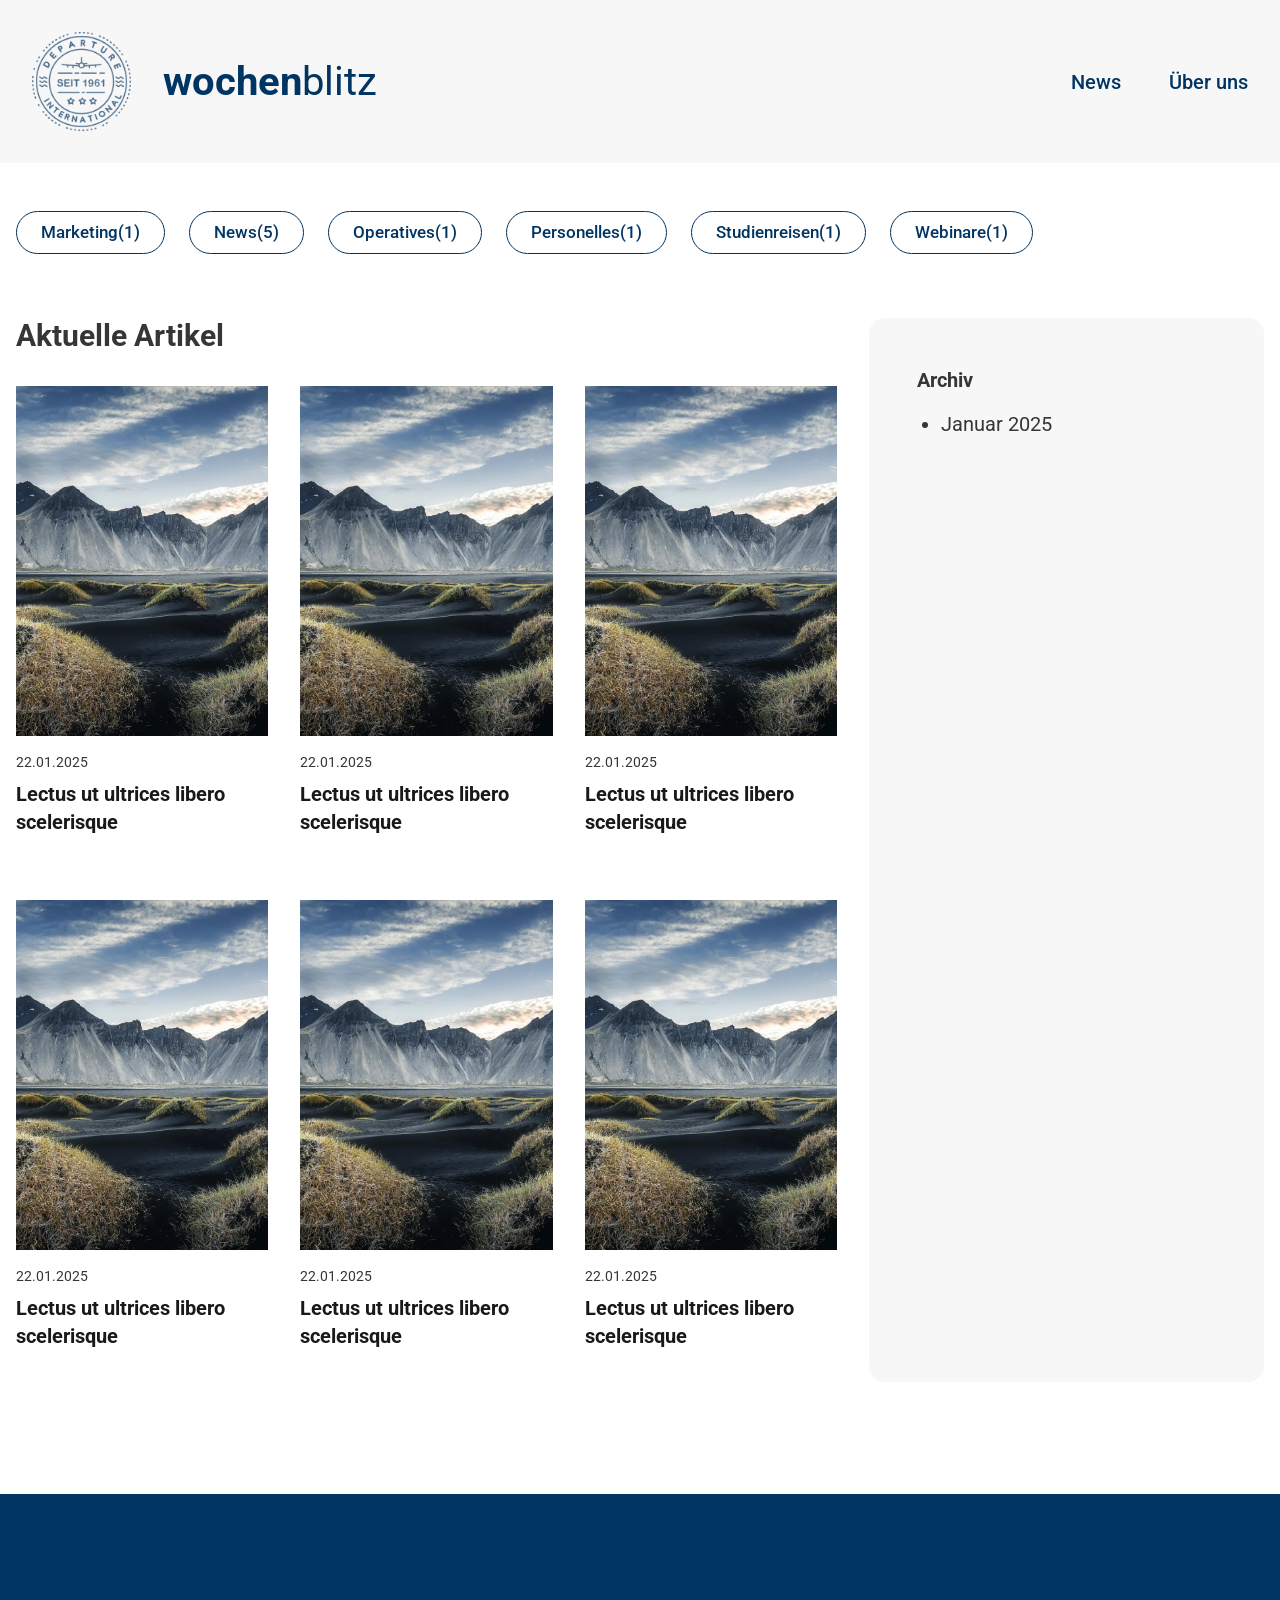
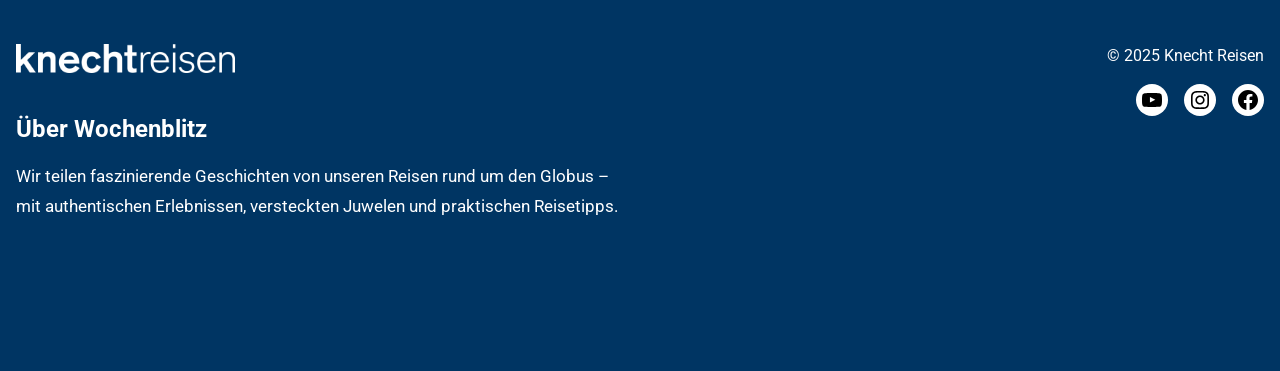
<file: src/index.html>
<!DOCTYPE html>
<html lang="en">

<head>
  <meta charset="UTF-8">
  <meta name="viewport" content="width=device-width, initial-scale=1.0">
  <title>Lectus ut ultrices libero scelerisque &#8211; Wochenblitz</title>
  <link rel="preconnect" href="https://fonts.googleapis.com">
  <link rel="preconnect" href="https://fonts.gstatic.com" crossorigin>
  <link href="https://fonts.googleapis.com/css2?family=Roboto:ital,wght@0,100..900;1,100..900&display=swap"
    rel="stylesheet">
  <link rel="stylesheet" href="./css/style.min.css">
</head>

<body class="font-Roboto">
  <!-- header start  -->
  <header class="bg-[#f7f7f7] md:p-8 p-6">
    <nav class="mx-auto flex items-center justify-between max-w-auto ">
      <a href="#" class="flex items-center md:gap-8 gap-4 text-[#003563] md:text-[40px] text-xl">
        <img src="./images/kr-badge.webp" alt="Logo" class="md:w-[99px] w-12 md:h-[99px] h-12">
        <span>
          <strong>wochen</strong>blitz
        </span>
      </a>
      <div class="flex lg:hidden">
        <button type="button" class="-m-2.5 inline-flex items-center justify-center rounded-md p-2.5 text-gray-700">
          <span class="sr-only">Open main menu</span>
          <svg xmlns="http://www.w3.org/2000/svg" width="24" height="24" viewBox="0 0 24 24" fill="none"
            stroke="currentColor" stroke-width="2" stroke-linecap="round" stroke-linejoin="round"
            class="lucide lucide-menu w-6 h-6">
            <line x1="4" x2="20" y1="12" y2="12"></line>
            <line x1="4" x2="20" y1="6" y2="6"></line>
            <line x1="4" x2="20" y1="18" y2="18"></line>
          </svg>
        </button>
      </div>
      <div class="hidden items-center lg:flex lg:gap-x-12 text-gray-700 font-medium">
        <a href="#" class="hover:text-[#7b7b7b] text-[#003563] text-xl">News</a>
        <a href="#" class="hover:text-[#7b7b7b]  text-[#003563] text-xl">Über uns</a>

      </div>
    </nav>
    <!-- Mobile menu, show/hide based on menu open state. -->
    <div class="hidden " role="dialog" aria-modal="true">
      <!-- Background backdrop, show/hide based on slide-over state. -->
      <div class="fixed inset-0 z-10"></div>
      <div
        class="fixed inset-y-0 right-0 z-10 w-full overflow-y-auto bg-white px-6 py-6 sm:max-w-sm sm:ring-1 sm:ring-gray-900/10">
        <div class="flex items-center justify-between">
          <a href="#" class="flex items-center md:gap-8 gap-4 text-[#003563] md:text-[40px] text-xl">
            <img src="./images/kr-badge.webp" alt="Logo" class="md:w-[99px] w-12 md:h-[99px] h-12">
            <span>
              <strong>wochen</strong>blitz
            </span>
          </a>
          <button type="button" class="-m-2.5 rounded-md p-2.5 text-gray-700">
            <span class="sr-only">Close menu</span>
            <svg xmlns="http://www.w3.org/2000/svg" width="16" height="16" fill="currentColor" class="bi bi-x-lg"
              viewBox="0 0 16 16">
              <path
                d="M2.146 2.854a.5.5 0 1 1 .708-.708L8 7.293l5.146-5.147a.5.5 0 0 1 .708.708L8.707 8l5.147 5.146a.5.5 0 0 1-.708.708L8 8.707l-5.146 5.147a.5.5 0 0 1-.708-.708L7.293 8z">
              </path>
            </svg>
          </button>
        </div>
        <div class="mt-6 flow-root">
          <div class="-my-6 divide-y divide-gray-500/10">
            <div class="space-y-4 py-6 flex flex-col items-center text-lg font-medium">
              <a href="#" class="hover:text-[#7b7b7b] text-[#003563] text-xl">News</a>
              <a href="#" class="hover:text-[#7b7b7b]  text-[#003563] text-xl">Über uns</a>

            </div>
          </div>
        </div>
      </div>
    </div>
  </header>

  <!-- Blog item start  -->
  <section class="py-12">
    <div class="container mx-auto px-4">
      <!-- navigation menu  -->
      <ul class="flex flex-wrap md:gap-x-6  gap-x-4 gap-y-4">
        <li><button
            class="py-3 md:px-6 px-5 rounded-full border text-sm md:text-[17px] leading-[17px] text-[#003563] hover:bg-[#003563] hover:text-white font-medium cursor-pointer">Marketing(1)</button>
        </li>
        <li><button
            class="py-3 md:px-6 px-5 rounded-full border text-sm md:text-[17px] leading-[17px] text-[#003563] hover:bg-[#003563] hover:text-white font-medium cursor-pointer">News(5)</button>
        </li>
        <li><button
            class="py-3 md:px-6 px-5 rounded-full border text-sm md:text-[17px] leading-[17px] text-[#003563] hover:bg-[#003563] hover:text-white font-medium cursor-pointer">Operatives(1)</button>
        </li>
        <li><button
            class="py-3 md:px-6 px-5 rounded-full border text-sm md:text-[17px] leading-[17px] text-[#003563] hover:bg-[#003563] hover:text-white font-medium cursor-pointer">Personelles(1)</button>
        </li>
        <li><button
            class="py-3 md:px-6 px-5 rounded-full border text-sm md:text-[17px] leading-[17px] text-[#003563] hover:bg-[#003563] hover:text-white font-medium cursor-pointer">Studienreisen(1)</button>
        </li>
        <li><button
            class="py-3 md:px-6 px-5 rounded-full border text-sm md:text-[17px] leading-[17px] text-[#003563] hover:bg-[#003563] hover:text-white font-medium cursor-pointer">Webinare(1)</button>
        </li>
      </ul>
      <!-- Blog body item start -->
      <div class="grid grid-cols-1 lg:grid-cols-12 py-16 gap-8">
        <div class="xl:col-span-8 lg:col-span-9 col-span-12">
          <div class="">
            <div class="mb-8">
              <h1 class="font-bold text-3xl text-[#363636]">Aktuelle Artikel</h1>
            </div>
            <div class="grid grid-cols-1 md:grid-cols-3 gap-8">
              <!-- single blog item start  -->
              <div class="col-span-1 pb-8">
                <div class="">
                  <a href="" class="block 2xl:h-[460px] h-[350px]">
                    <img src="./images/AdobeStock_365914465-scaled.webp" alt="img"
                      class="w-full 2xl:h-[460px] h-[350px] object-cover">
                  </a>
                </div>
                <p class="text-[#363636] text-sm mt-4">22.01.2025</p>
                <h2 class="mt-2 text-[#191919] text-xl font-bold">
                  <a href="" class="">Lectus ut ultrices libero scelerisque</a>
                </h2>
              </div>
              <!-- single blog item start  -->
              <!-- single blog item start  -->
              <div class="col-span-1 pb-8">
                <div class="">
                  <a href="" class="block 2xl:h-[460px] h-[350px]">
                    <img src="./images/AdobeStock_365914465-scaled.webp" alt="img"
                      class="w-full 2xl:h-[460px] h-[350px] object-cover">
                  </a>
                </div>
                <p class="text-[#363636] text-sm mt-4">22.01.2025</p>
                <h2 class="mt-2 text-[#191919] text-xl font-bold">
                  <a href="" class="">Lectus ut ultrices libero scelerisque</a>
                </h2>
              </div>
              <!-- single blog item start  -->
              <!-- single blog item start  -->
              <div class="col-span-1 pb-8">
                <div class="">
                  <a href="" class="block 2xl:h-[460px] h-[350px]">
                    <img src="./images/AdobeStock_365914465-scaled.webp" alt="img"
                      class="w-full 2xl:h-[460px] h-[350px] object-cover">
                  </a>
                </div>
                <p class="text-[#363636] text-sm mt-4">22.01.2025</p>
                <h2 class="mt-2 text-[#191919] text-xl font-bold">
                  <a href="" class="">Lectus ut ultrices libero scelerisque</a>
                </h2>
              </div>
              <!-- single blog item start  -->
              <!-- single blog item start  -->
              <div class="col-span-1 pb-8">
                <div class="">
                  <a href="" class="block 2xl:h-[460px] h-[350px]">
                    <img src="./images/AdobeStock_365914465-scaled.webp" alt="img"
                      class="w-full 2xl:h-[460px] h-[350px] object-cover">
                  </a>
                </div>
                <p class="text-[#363636] text-sm mt-4">22.01.2025</p>
                <h2 class="mt-2 text-[#191919] text-xl font-bold">
                  <a href="" class="">Lectus ut ultrices libero scelerisque</a>
                </h2>
              </div>
              <!-- single blog item start  -->
              <!-- single blog item start  -->
              <div class="col-span-1 pb-8">
                <div class="">
                  <a href="" class="block 2xl:h-[460px] h-[350px]">
                    <img src="./images/AdobeStock_365914465-scaled.webp" alt="img"
                      class="w-full 2xl:h-[460px] h-[350px] object-cover">
                  </a>
                </div>
                <p class="text-[#363636] text-sm mt-4">22.01.2025</p>
                <h2 class="mt-2 text-[#191919] text-xl font-bold">
                  <a href="" class="">Lectus ut ultrices libero scelerisque</a>
                </h2>
              </div>
              <!-- single blog item start  -->
              <!-- single blog item start  -->
              <div class="col-span-1 pb-8">
                <div class="">
                  <a href="" class="block 2xl:h-[460px] h-[350px]">
                    <img src="./images/AdobeStock_365914465-scaled.webp" alt="img"
                      class="w-full 2xl:h-[460px] h-[350px] object-cover">
                  </a>
                </div>
                <p class="text-[#363636] text-sm mt-4">22.01.2025</p>
                <h2 class="mt-2 text-[#191919] text-xl font-bold">
                  <a href="" class="">Lectus ut ultrices libero scelerisque</a>
                </h2>
              </div>
              <!-- single blog item start  -->
            </div>
          </div>
        </div>
        <div class="xl:col-span-4 lg:col-span-3 col-span-12">
          <div class="p-12 bg-[#f7f7f7] text-[#363636] text-xl rounded-2xl h-full">
            <h4 class="font-bold mb-4">Archiv</h4>
            <ul class="list-disc pl-6">
              <li><a href="">Januar 2025</a></li>
            </ul>
          </div>
        </div>
      </div>
    </div>
  </section>



  <!-- footer start  -->
  <footer class="bg-[#003563] text-white md:py-[150px] py-[60px]">
    <div class="container mx-auto px-4">
      <div class="grid grid-cols-1 md:grid-cols-2 gap-8">
        <div class="col-span-1 md:text-left text-center">
          <a href="">
            <img src="./images/knechtreisen_ohne-claim_neg_SW_RGB.webp" alt="img" class="w-[219px] md:mx-0 mx-auto">
          </a>
          <h2 class="mt-10 font-bold text-2xl">Über Wochenblitz</h2>
          <p class="text-[17px] leading-[30px] mt-4">Wir teilen faszinierende Geschichten von unseren Reisen rund um den
            Globus – mit authentischen Erlebnissen,
            versteckten
            Juwelen und praktischen Reisetipps.</p>
        </div>
        <div class="col-span-1">
          <p class="md:text-end text-center">© 2025 Knecht Reisen</p>
          <ul class="flex flex-wrap gap-4 mt-4 md:justify-end justify-center">
            <li class="">
              <a target="_blank" href="https://www.youtube.com/channel/UCG-y4-G6r--PDqf0R5jLxGw"
                class="w-8 h-8 rounded-full bg-white hover:scale-110 transition-all block p-1"><svg width="24"
                  height="24" viewBox="0 0 24 24" version="1.1" xmlns="http://www.w3.org/2000/svg" aria-hidden="true"
                  focusable="false">
                  <path
                    d="M21.8,8.001c0,0-0.195-1.378-0.795-1.985c-0.76-0.797-1.613-0.801-2.004-0.847c-2.799-0.202-6.997-0.202-6.997-0.202 h-0.009c0,0-4.198,0-6.997,0.202C4.608,5.216,3.756,5.22,2.995,6.016C2.395,6.623,2.2,8.001,2.2,8.001S2,9.62,2,11.238v1.517 c0,1.618,0.2,3.237,0.2,3.237s0.195,1.378,0.795,1.985c0.761,0.797,1.76,0.771,2.205,0.855c1.6,0.153,6.8,0.201,6.8,0.201 s4.203-0.006,7.001-0.209c0.391-0.047,1.243-0.051,2.004-0.847c0.6-0.607,0.795-1.985,0.795-1.985s0.2-1.618,0.2-3.237v-1.517 C22,9.62,21.8,8.001,21.8,8.001z M9.935,14.594l-0.001-5.62l5.404,2.82L9.935,14.594z">
                  </path>
                </svg></a>
            </li>

            <li class="">
              <a target="_blank" href="https://www.instagram.com/knechtreisen/"
                class="w-8 h-8 rounded-full bg-white hover:scale-110 transition-all block p-1"><svg width="24"
                  height="24" viewBox="0 0 24 24" version="1.1" xmlns="http://www.w3.org/2000/svg" aria-hidden="true"
                  focusable="false">
                  <path
                    d="M12,4.622c2.403,0,2.688,0.009,3.637,0.052c0.877,0.04,1.354,0.187,1.671,0.31c0.42,0.163,0.72,0.358,1.035,0.673 c0.315,0.315,0.51,0.615,0.673,1.035c0.123,0.317,0.27,0.794,0.31,1.671c0.043,0.949,0.052,1.234,0.052,3.637 s-0.009,2.688-0.052,3.637c-0.04,0.877-0.187,1.354-0.31,1.671c-0.163,0.42-0.358,0.72-0.673,1.035 c-0.315,0.315-0.615,0.51-1.035,0.673c-0.317,0.123-0.794,0.27-1.671,0.31c-0.949,0.043-1.233,0.052-3.637,0.052 s-2.688-0.009-3.637-0.052c-0.877-0.04-1.354-0.187-1.671-0.31c-0.42-0.163-0.72-0.358-1.035-0.673 c-0.315-0.315-0.51-0.615-0.673-1.035c-0.123-0.317-0.27-0.794-0.31-1.671C4.631,14.688,4.622,14.403,4.622,12 s0.009-2.688,0.052-3.637c0.04-0.877,0.187-1.354,0.31-1.671c0.163-0.42,0.358-0.72,0.673-1.035 c0.315-0.315,0.615-0.51,1.035-0.673c0.317-0.123,0.794-0.27,1.671-0.31C9.312,4.631,9.597,4.622,12,4.622 M12,3 C9.556,3,9.249,3.01,8.289,3.054C7.331,3.098,6.677,3.25,6.105,3.472C5.513,3.702,5.011,4.01,4.511,4.511 c-0.5,0.5-0.808,1.002-1.038,1.594C3.25,6.677,3.098,7.331,3.054,8.289C3.01,9.249,3,9.556,3,12c0,2.444,0.01,2.751,0.054,3.711 c0.044,0.958,0.196,1.612,0.418,2.185c0.23,0.592,0.538,1.094,1.038,1.594c0.5,0.5,1.002,0.808,1.594,1.038 c0.572,0.222,1.227,0.375,2.185,0.418C9.249,20.99,9.556,21,12,21s2.751-0.01,3.711-0.054c0.958-0.044,1.612-0.196,2.185-0.418 c0.592-0.23,1.094-0.538,1.594-1.038c0.5-0.5,0.808-1.002,1.038-1.594c0.222-0.572,0.375-1.227,0.418-2.185 C20.99,14.751,21,14.444,21,12s-0.01-2.751-0.054-3.711c-0.044-0.958-0.196-1.612-0.418-2.185c-0.23-0.592-0.538-1.094-1.038-1.594 c-0.5-0.5-1.002-0.808-1.594-1.038c-0.572-0.222-1.227-0.375-2.185-0.418C14.751,3.01,14.444,3,12,3L12,3z M12,7.378 c-2.552,0-4.622,2.069-4.622,4.622S9.448,16.622,12,16.622s4.622-2.069,4.622-4.622S14.552,7.378,12,7.378z M12,15 c-1.657,0-3-1.343-3-3s1.343-3,3-3s3,1.343,3,3S13.657,15,12,15z M16.804,6.116c-0.596,0-1.08,0.484-1.08,1.08 s0.484,1.08,1.08,1.08c0.596,0,1.08-0.484,1.08-1.08S17.401,6.116,16.804,6.116z">
                  </path>
                </svg></a>
            </li>

            <li class="">
              <a target="_blank" href="https://www.facebook.com/knechtreisen/"
                class="w-8 h-8 rounded-full bg-white hover:scale-110 transition-all block p-1"><svg width="24"
                  height="24" viewBox="0 0 24 24" version="1.1" xmlns="http://www.w3.org/2000/svg" aria-hidden="true"
                  focusable="false">
                  <path
                    d="M12 2C6.5 2 2 6.5 2 12c0 5 3.7 9.1 8.4 9.9v-7H7.9V12h2.5V9.8c0-2.5 1.5-3.9 3.8-3.9 1.1 0 2.2.2 2.2.2v2.5h-1.3c-1.2 0-1.6.8-1.6 1.6V12h2.8l-.4 2.9h-2.3v7C18.3 21.1 22 17 22 12c0-5.5-4.5-10-10-10z">
                  </path>
                </svg></a>
            </li>
          </ul>
        </div>
      </div>
    </div>
  </footer>
  <!-- footer  end -->

  <script src="./js/index.js"></script>
</body>

</html>
</file>
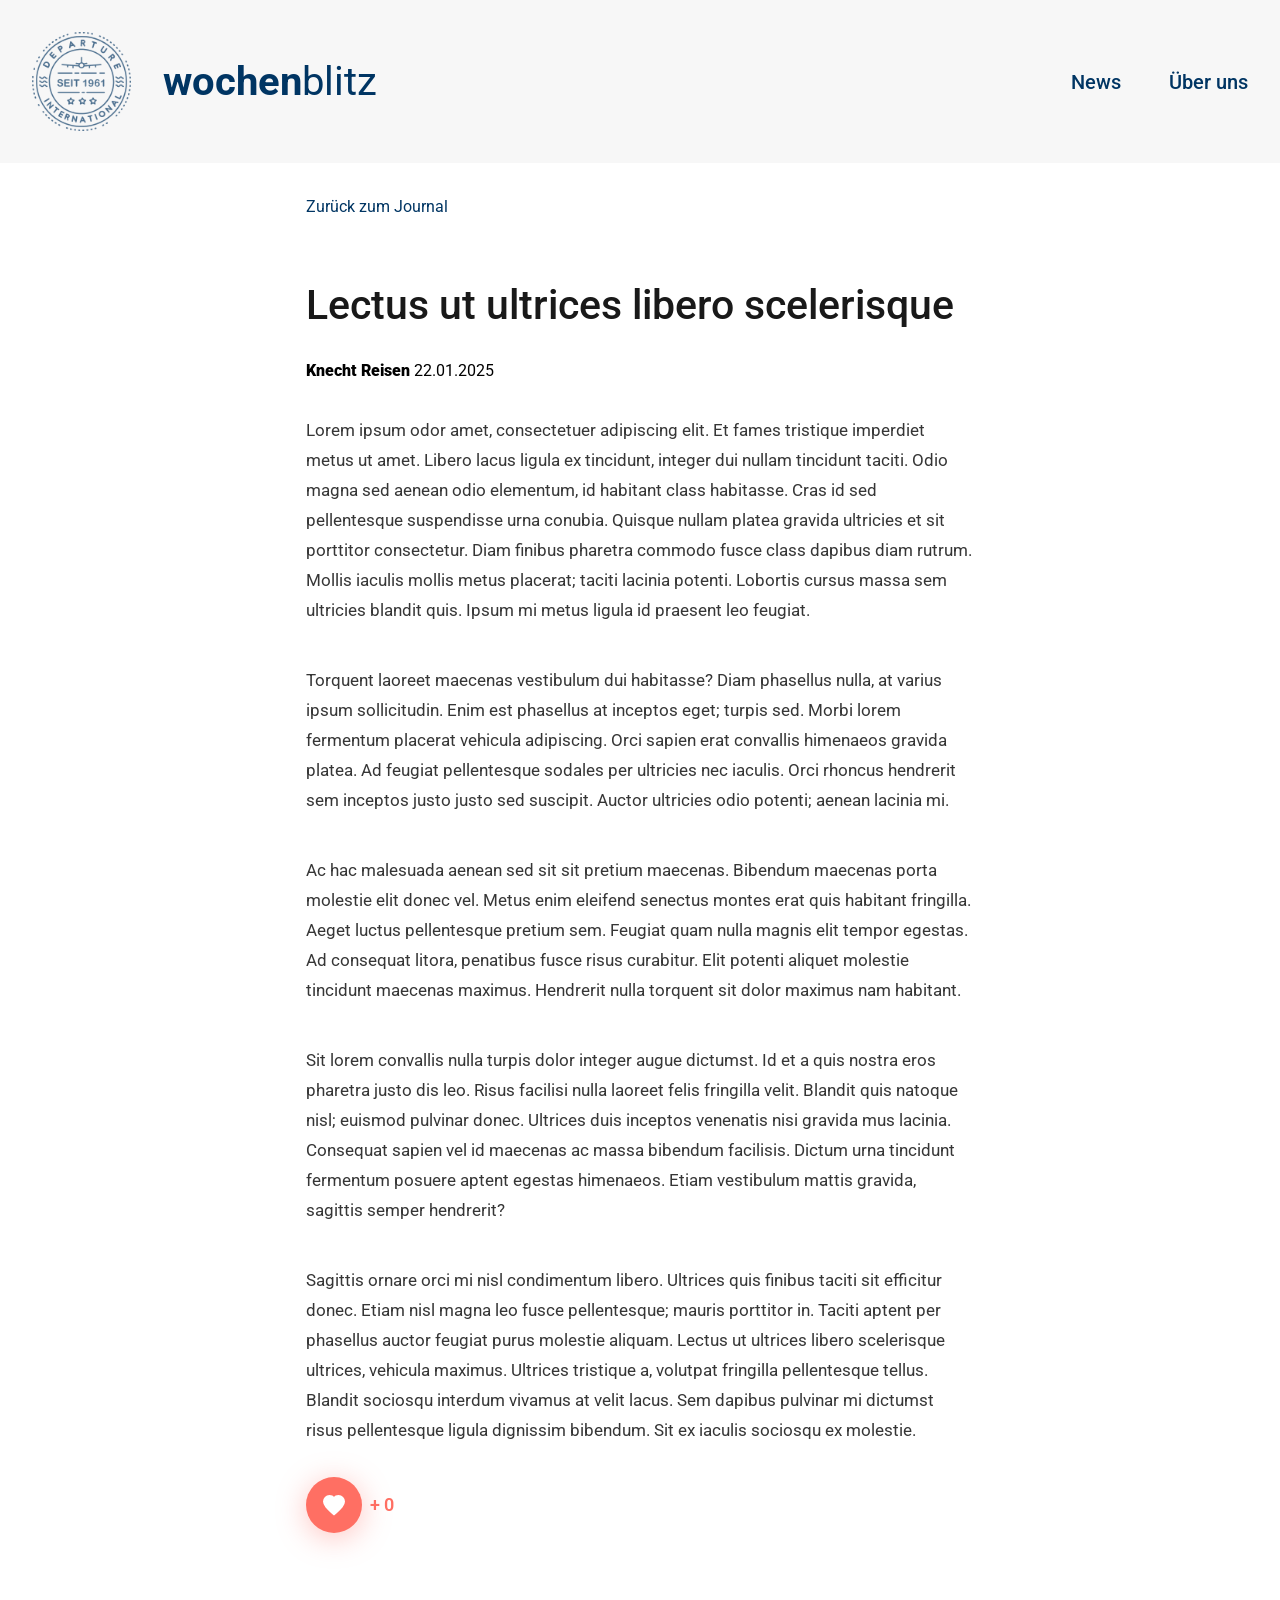
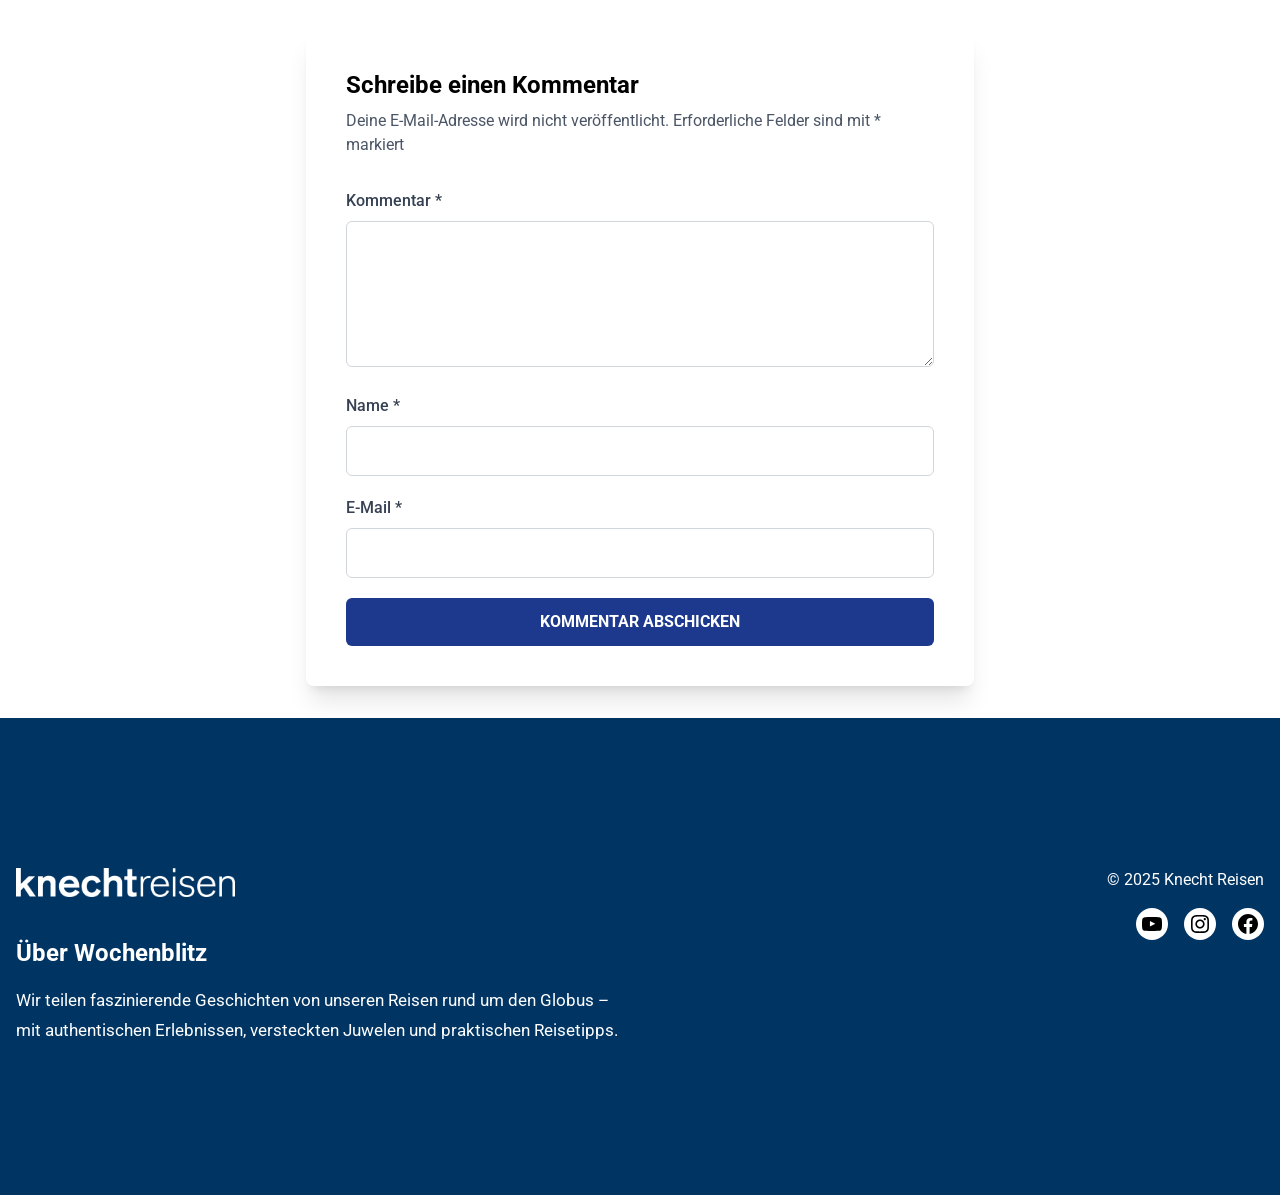
<file: src/news-details.html>
<!DOCTYPE html>
<html lang="en">

<head>
  <meta charset="UTF-8">
  <meta name="viewport" content="width=device-width, initial-scale=1.0">
  <title>Lectus ut ultrices libero scelerisque &#8211; Wochenblitz</title>
  <link rel="shortcut icon" href="./images/fav-icon.ico" type="image/x-icon">
  <link rel="preconnect" href="https://fonts.googleapis.com">
  <link rel="preconnect" href="https://fonts.gstatic.com" crossorigin>
  <link href="https://fonts.googleapis.com/css2?family=Roboto:ital,wght@0,100..900;1,100..900&display=swap"
    rel="stylesheet">
  <link rel="stylesheet" href="./css/style.min.css">
</head>

<body class="font-Roboto">
  <!-- header start  -->
  <header class="bg-[#f7f7f7] md:p-8 p-6">
    <nav class="mx-auto flex items-center justify-between max-w-auto ">
      <a href="#" class="flex items-center md:gap-8 gap-4 text-[#003563] md:text-[40px] text-xl">
        <img src="./images/kr-badge.webp" alt="Logo" class="md:w-[99px] w-12 md:h-[99px] h-12">
        <span>
          <strong>wochen</strong>blitz
        </span>
      </a>
      <div class="flex lg:hidden">
        <button type="button" class="-m-2.5 inline-flex items-center justify-center rounded-md p-2.5 text-gray-700">
          <span class="sr-only">Open main menu</span>
          <svg xmlns="http://www.w3.org/2000/svg" width="24" height="24" viewBox="0 0 24 24" fill="none"
            stroke="currentColor" stroke-width="2" stroke-linecap="round" stroke-linejoin="round"
            class="lucide lucide-menu w-6 h-6">
            <line x1="4" x2="20" y1="12" y2="12"></line>
            <line x1="4" x2="20" y1="6" y2="6"></line>
            <line x1="4" x2="20" y1="18" y2="18"></line>
          </svg>
        </button>
      </div>
      <div class="hidden items-center lg:flex lg:gap-x-12 text-gray-700 font-medium">
        <a href="#" class="hover:text-[#7b7b7b] text-[#003563] text-xl">News</a>
        <a href="#" class="hover:text-[#7b7b7b]  text-[#003563] text-xl">Über uns</a>

      </div>
    </nav>
    <!-- Mobile menu, show/hide based on menu open state. -->
    <div class="hidden " role="dialog" aria-modal="true">
      <!-- Background backdrop, show/hide based on slide-over state. -->
      <div class="fixed inset-0 z-10"></div>
      <div
        class="fixed inset-y-0 right-0 z-10 w-full overflow-y-auto bg-white px-6 py-6 sm:max-w-sm sm:ring-1 sm:ring-gray-900/10">
        <div class="flex items-center justify-between">
          <a href="#" class="flex items-center md:gap-8 gap-4 text-[#003563] md:text-[40px] text-xl">
            <img src="./images/kr-badge.webp" alt="Logo" class="md:w-[99px] w-12 md:h-[99px] h-12">
            <span>
              <strong>wochen</strong>blitz
            </span>
          </a>
          <button type="button" class="-m-2.5 rounded-md p-2.5 text-gray-700">
            <span class="sr-only">Close menu</span>
            <svg xmlns="http://www.w3.org/2000/svg" width="16" height="16" fill="currentColor" class="bi bi-x-lg"
              viewBox="0 0 16 16">
              <path
                d="M2.146 2.854a.5.5 0 1 1 .708-.708L8 7.293l5.146-5.147a.5.5 0 0 1 .708.708L8.707 8l5.147 5.146a.5.5 0 0 1-.708.708L8 8.707l-5.146 5.147a.5.5 0 0 1-.708-.708L7.293 8z">
              </path>
            </svg>
          </button>
        </div>
        <div class="mt-6 flow-root">
          <div class="-my-6 divide-y divide-gray-500/10">
            <div class="space-y-4 py-6 flex flex-col items-center text-lg font-medium">
              <a href="#" class="hover:text-[#7b7b7b] text-[#003563] text-xl">News</a>
              <a href="#" class="hover:text-[#7b7b7b]  text-[#003563] text-xl">Über uns</a>

            </div>
          </div>
        </div>
      </div>
    </div>
  </header>

  <!-- Blog details  start  -->
  <section class="py-8">
    <div class="px-4 mx-auto max-w-[700px]">
      <p><a href="" class="text-[#003563] hover:text-[#7b7b7b] text-base">Zurück zum Journal</a></p>
      <div class="lg:pt-16 pt-8 pb-24">
        <div class="">
          <h1 class="lg:text-[41px] text-4xl leading-11 font-medium text-[#191919]">Lectus ut ultrices libero
            scelerisque</h1>
          <h6 class="mt-8"><strong class="font-black">Knecht Reisen</strong> <span>22.01.2025</span></h6>
          <div class="mt-8 space-y-10 text-[#363636] leading-[30px] text-[17px]">
            <p>Lorem ipsum odor amet, consectetuer adipiscing elit. Et fames tristique imperdiet metus ut amet. Libero
              lacus
              ligula
              ex tincidunt, integer dui nullam tincidunt taciti. Odio magna sed aenean odio elementum, id habitant class
              habitasse.
              Cras id sed pellentesque suspendisse urna conubia. Quisque nullam platea gravida ultricies et sit
              porttitor
              consectetur. Diam finibus pharetra commodo fusce class dapibus diam rutrum. Mollis iaculis mollis metus
              placerat;
              taciti lacinia potenti. Lobortis cursus massa sem ultricies blandit quis. Ipsum mi metus ligula id
              praesent
              leo
              feugiat.</p>

            <p>Torquent laoreet maecenas vestibulum dui habitasse? Diam phasellus nulla, at varius ipsum sollicitudin.
              Enim
              est
              phasellus at inceptos eget; turpis sed. Morbi lorem fermentum placerat vehicula adipiscing. Orci sapien
              erat
              convallis
              himenaeos gravida platea. Ad feugiat pellentesque sodales per ultricies nec iaculis. Orci rhoncus
              hendrerit
              sem
              inceptos justo justo sed suscipit. Auctor ultricies odio potenti; aenean lacinia mi.</p>

            <p>Ac hac malesuada aenean sed sit sit pretium maecenas. Bibendum maecenas porta molestie elit donec vel.
              Metus
              enim
              eleifend senectus montes erat quis habitant fringilla. Aeget luctus pellentesque pretium sem. Feugiat quam
              nulla
              magnis elit tempor egestas. Ad consequat litora, penatibus fusce risus curabitur. Elit potenti aliquet
              molestie
              tincidunt maecenas maximus. Hendrerit nulla torquent sit dolor maximus nam habitant.</p>

            <p>Sit lorem convallis nulla turpis dolor integer augue dictumst. Id et a quis nostra eros pharetra justo
              dis
              leo. Risus
              facilisi nulla laoreet felis fringilla velit. Blandit quis natoque nisl; euismod pulvinar donec. Ultrices
              duis
              inceptos venenatis nisi gravida mus lacinia. Consequat sapien vel id maecenas ac massa bibendum facilisis.
              Dictum urna
              tincidunt fermentum posuere aptent egestas himenaeos. Etiam vestibulum mattis gravida, sagittis semper
              hendrerit?</p>

            <p>Sagittis ornare orci mi nisl condimentum libero. Ultrices quis finibus taciti sit efficitur donec. Etiam
              nisl
              magna
              leo fusce pellentesque; mauris porttitor in. Taciti aptent per phasellus auctor feugiat purus molestie
              aliquam. Lectus
              ut ultrices libero scelerisque ultrices, vehicula maximus. Ultrices tristique a, volutpat fringilla
              pellentesque
              tellus. Blandit sociosqu interdum vivamus at velit lacus. Sem dapibus pulvinar mi dictumst risus
              pellentesque
              ligula
              dignissim bibendum. Sit ex iaculis sociosqu ex molestie.</p>
          </div>

        </div>
        <div class="relative flex items-center space-x-2 pt-8">
          <button id="likeButton" class="shadow-4xl p-4 bg-[#ff6f63] rounded-full transition duration-300 relative">
            <svg id="heartIcon" xmlns="http://www.w3.org/2000/svg" fill="white" viewBox="0 0 24 24" stroke-width="2"
              stroke="currentColor" class="w-6 h-6 text-white">
              <path stroke-linecap="round" stroke-linejoin="round"
                d="M12 21.35l-1.45-1.32C5.4 15.36 2 12.28 2 8.5 2 5.42 4.42 3 7.5 3c1.74 0 3.41.81 4.5 2.09C13.09 3.81 14.76 3 16.5 3 19.58 3 22 5.42 22 8.5c0 3.78-3.4 6.86-8.55 11.54L12 21.35z" />
            </svg>
          </button>
          <span class="text-lg font-semibold text-[#ff6f63]"> + <span id="likeCount">0</span></span>
          <span id="plusOne"
            class="absolute text-[#ff6f63] text-lg font-bold opacity-0 transition-all duration-500">+1</span>
        </div>
      </div>
      <div class=" lg:p-10 p-6 bg-white shadow-xl rounded-lg">
        <h3 class="text-2xl font-bold mb-2">Schreibe einen Kommentar</h3>
        <p class="text-gray-600  mb-4">
          Deine E-Mail-Adresse wird nicht veröffentlicht. Erforderliche Felder sind mit * markiert
        </p>
        <form action="" class="space-y-5 mt-8">
          <div>
            <label for="Kommentar" class="block mb-1 font-medium text-gray-700">Kommentar *</label>
            <textarea name="Kommentar" id="Kommentar" rows="5"
              class="w-full mt-1 p-3 border border-gray-300 rounded-md focus:outline-none focus:ring-2 focus:ring-blue-500 focus:border-blue-500"
              required></textarea>
          </div>
          <div>
            <label for="Name" class="block mb-1 font-medium text-gray-700">Name *</label>
            <input type="text" name="Name" id="Name"
              class="w-full mt-1 p-3 border border-gray-300 rounded-md focus:outline-none focus:ring-2 focus:ring-blue-500 focus:border-blue-500"
              required>
          </div>
          <div>
            <label for="email" class="block mb-1 font-medium text-gray-700">E-Mail *</label>
            <input type="email" name="email" id="email"
              class="w-full mt-1 p-3 border border-gray-300 rounded-md focus:outline-none focus:ring-2 focus:ring-blue-500 focus:border-blue-500"
              required>
          </div>
          <div>
            <button type="submit"
              class="w-full bg-blue-900 text-white font-bold py-3 px-4 rounded-md hover:bg-blue-800 transition">
              KOMMENTAR ABSCHICKEN
            </button>
          </div>
        </form>
      </div>

    </div>
  </section>



  <!-- footer start  -->
  <footer class="bg-[#003563] text-white md:py-[150px] py-[60px]">
    <div class="container mx-auto px-4">
      <div class="grid grid-cols-1 md:grid-cols-2 gap-8">
        <div class="col-span-1 md:text-left text-center">
          <a href="">
            <img src="./images/knechtreisen_ohne-claim_neg_SW_RGB.webp" alt="img" class="w-[219px] md:mx-0 mx-auto">
          </a>
          <h2 class="mt-10 font-bold text-2xl">Über Wochenblitz</h2>
          <p class="text-[17px] leading-[30px] mt-4">Wir teilen faszinierende Geschichten von unseren Reisen rund um den
            Globus – mit authentischen Erlebnissen,
            versteckten
            Juwelen und praktischen Reisetipps.</p>
        </div>
        <div class="col-span-1">
          <p class="md:text-end text-center">© 2025 Knecht Reisen</p>
          <ul class="flex flex-wrap gap-4 mt-4 md:justify-end justify-center">
            <li class="">
              <a target="_blank" href="https://www.youtube.com/channel/UCG-y4-G6r--PDqf0R5jLxGw"
                class="w-8 h-8 rounded-full bg-white hover:scale-110 transition-all block p-1"><svg width="24"
                  height="24" viewBox="0 0 24 24" version="1.1" xmlns="http://www.w3.org/2000/svg" aria-hidden="true"
                  focusable="false">
                  <path
                    d="M21.8,8.001c0,0-0.195-1.378-0.795-1.985c-0.76-0.797-1.613-0.801-2.004-0.847c-2.799-0.202-6.997-0.202-6.997-0.202 h-0.009c0,0-4.198,0-6.997,0.202C4.608,5.216,3.756,5.22,2.995,6.016C2.395,6.623,2.2,8.001,2.2,8.001S2,9.62,2,11.238v1.517 c0,1.618,0.2,3.237,0.2,3.237s0.195,1.378,0.795,1.985c0.761,0.797,1.76,0.771,2.205,0.855c1.6,0.153,6.8,0.201,6.8,0.201 s4.203-0.006,7.001-0.209c0.391-0.047,1.243-0.051,2.004-0.847c0.6-0.607,0.795-1.985,0.795-1.985s0.2-1.618,0.2-3.237v-1.517 C22,9.62,21.8,8.001,21.8,8.001z M9.935,14.594l-0.001-5.62l5.404,2.82L9.935,14.594z">
                  </path>
                </svg></a>
            </li>

            <li class="">
              <a target="_blank" href="https://www.instagram.com/knechtreisen/"
                class="w-8 h-8 rounded-full bg-white hover:scale-110 transition-all block p-1"><svg width="24"
                  height="24" viewBox="0 0 24 24" version="1.1" xmlns="http://www.w3.org/2000/svg" aria-hidden="true"
                  focusable="false">
                  <path
                    d="M12,4.622c2.403,0,2.688,0.009,3.637,0.052c0.877,0.04,1.354,0.187,1.671,0.31c0.42,0.163,0.72,0.358,1.035,0.673 c0.315,0.315,0.51,0.615,0.673,1.035c0.123,0.317,0.27,0.794,0.31,1.671c0.043,0.949,0.052,1.234,0.052,3.637 s-0.009,2.688-0.052,3.637c-0.04,0.877-0.187,1.354-0.31,1.671c-0.163,0.42-0.358,0.72-0.673,1.035 c-0.315,0.315-0.615,0.51-1.035,0.673c-0.317,0.123-0.794,0.27-1.671,0.31c-0.949,0.043-1.233,0.052-3.637,0.052 s-2.688-0.009-3.637-0.052c-0.877-0.04-1.354-0.187-1.671-0.31c-0.42-0.163-0.72-0.358-1.035-0.673 c-0.315-0.315-0.51-0.615-0.673-1.035c-0.123-0.317-0.27-0.794-0.31-1.671C4.631,14.688,4.622,14.403,4.622,12 s0.009-2.688,0.052-3.637c0.04-0.877,0.187-1.354,0.31-1.671c0.163-0.42,0.358-0.72,0.673-1.035 c0.315-0.315,0.615-0.51,1.035-0.673c0.317-0.123,0.794-0.27,1.671-0.31C9.312,4.631,9.597,4.622,12,4.622 M12,3 C9.556,3,9.249,3.01,8.289,3.054C7.331,3.098,6.677,3.25,6.105,3.472C5.513,3.702,5.011,4.01,4.511,4.511 c-0.5,0.5-0.808,1.002-1.038,1.594C3.25,6.677,3.098,7.331,3.054,8.289C3.01,9.249,3,9.556,3,12c0,2.444,0.01,2.751,0.054,3.711 c0.044,0.958,0.196,1.612,0.418,2.185c0.23,0.592,0.538,1.094,1.038,1.594c0.5,0.5,1.002,0.808,1.594,1.038 c0.572,0.222,1.227,0.375,2.185,0.418C9.249,20.99,9.556,21,12,21s2.751-0.01,3.711-0.054c0.958-0.044,1.612-0.196,2.185-0.418 c0.592-0.23,1.094-0.538,1.594-1.038c0.5-0.5,0.808-1.002,1.038-1.594c0.222-0.572,0.375-1.227,0.418-2.185 C20.99,14.751,21,14.444,21,12s-0.01-2.751-0.054-3.711c-0.044-0.958-0.196-1.612-0.418-2.185c-0.23-0.592-0.538-1.094-1.038-1.594 c-0.5-0.5-1.002-0.808-1.594-1.038c-0.572-0.222-1.227-0.375-2.185-0.418C14.751,3.01,14.444,3,12,3L12,3z M12,7.378 c-2.552,0-4.622,2.069-4.622,4.622S9.448,16.622,12,16.622s4.622-2.069,4.622-4.622S14.552,7.378,12,7.378z M12,15 c-1.657,0-3-1.343-3-3s1.343-3,3-3s3,1.343,3,3S13.657,15,12,15z M16.804,6.116c-0.596,0-1.08,0.484-1.08,1.08 s0.484,1.08,1.08,1.08c0.596,0,1.08-0.484,1.08-1.08S17.401,6.116,16.804,6.116z">
                  </path>
                </svg></a>
            </li>

            <li class="">
              <a target="_blank" href="https://www.facebook.com/knechtreisen/"
                class="w-8 h-8 rounded-full bg-white hover:scale-110 transition-all block p-1"><svg width="24"
                  height="24" viewBox="0 0 24 24" version="1.1" xmlns="http://www.w3.org/2000/svg" aria-hidden="true"
                  focusable="false">
                  <path
                    d="M12 2C6.5 2 2 6.5 2 12c0 5 3.7 9.1 8.4 9.9v-7H7.9V12h2.5V9.8c0-2.5 1.5-3.9 3.8-3.9 1.1 0 2.2.2 2.2.2v2.5h-1.3c-1.2 0-1.6.8-1.6 1.6V12h2.8l-.4 2.9h-2.3v7C18.3 21.1 22 17 22 12c0-5.5-4.5-10-10-10z">
                  </path>
                </svg></a>
            </li>
          </ul>
        </div>
      </div>
    </div>
  </footer>
  <!-- footer  end -->

  <script src="./js/index.js"></script>
  <script>
    document.addEventListener("DOMContentLoaded", () => {
      const likeButton = document.getElementById("likeButton");
      const heartIcon = document.getElementById("heartIcon");
      const likeCount = document.getElementById("likeCount");
      const plusOne = document.getElementById("plusOne");
      let count = 0;

      likeButton.addEventListener("click", () => {
        count++;
        likeCount.textContent = count;
        plusOne.style.opacity = "1";
        plusOne.style.transform = "translateY(-30px)";
        setTimeout(() => {
          plusOne.style.opacity = "0";
          plusOne.style.transform = "translateY(0px)";
        }, 500);
      });
    });
  </script>
</body>

</html>
</file>
<file: src/css/style.min.css>
/*! tailwindcss v4.0.0 | MIT License | https://tailwindcss.com */
@layer theme{:root{--font-sans:ui-sans-serif,system-ui,sans-serif,"Apple Color Emoji","Segoe UI Emoji","Segoe UI Symbol","Noto Color Emoji";--font-serif:ui-serif,Georgia,Cambria,"Times New Roman",Times,serif;--font-mono:ui-monospace,SFMono-Regular,Menlo,Monaco,Consolas,"Liberation Mono","Courier New",monospace;--color-red-50:oklch(.971 .013 17.38);--color-red-100:oklch(.936 .032 17.717);--color-red-200:oklch(.885 .062 18.334);--color-red-300:oklch(.808 .114 19.571);--color-red-400:oklch(.704 .191 22.216);--color-red-500:oklch(.637 .237 25.331);--color-red-600:oklch(.577 .245 27.325);--color-red-700:oklch(.505 .213 27.518);--color-red-800:oklch(.444 .177 26.899);--color-red-900:oklch(.396 .141 25.723);--color-red-950:oklch(.258 .092 26.042);--color-orange-50:oklch(.98 .016 73.684);--color-orange-100:oklch(.954 .038 75.164);--color-orange-200:oklch(.901 .076 70.697);--color-orange-300:oklch(.837 .128 66.29);--color-orange-400:oklch(.75 .183 55.934);--color-orange-500:oklch(.705 .213 47.604);--color-orange-600:oklch(.646 .222 41.116);--color-orange-700:oklch(.553 .195 38.402);--color-orange-800:oklch(.47 .157 37.304);--color-orange-900:oklch(.408 .123 38.172);--color-orange-950:oklch(.266 .079 36.259);--color-amber-50:oklch(.987 .022 95.277);--color-amber-100:oklch(.962 .059 95.617);--color-amber-200:oklch(.924 .12 95.746);--color-amber-300:oklch(.879 .169 91.605);--color-amber-400:oklch(.828 .189 84.429);--color-amber-500:oklch(.769 .188 70.08);--color-amber-600:oklch(.666 .179 58.318);--color-amber-700:oklch(.555 .163 48.998);--color-amber-800:oklch(.473 .137 46.201);--color-amber-900:oklch(.414 .112 45.904);--color-amber-950:oklch(.279 .077 45.635);--color-yellow-50:oklch(.987 .026 102.212);--color-yellow-100:oklch(.973 .071 103.193);--color-yellow-200:oklch(.945 .129 101.54);--color-yellow-300:oklch(.905 .182 98.111);--color-yellow-400:oklch(.852 .199 91.936);--color-yellow-500:oklch(.795 .184 86.047);--color-yellow-600:oklch(.681 .162 75.834);--color-yellow-700:oklch(.554 .135 66.442);--color-yellow-800:oklch(.476 .114 61.907);--color-yellow-900:oklch(.421 .095 57.708);--color-yellow-950:oklch(.286 .066 53.813);--color-lime-50:oklch(.986 .031 120.757);--color-lime-100:oklch(.967 .067 122.328);--color-lime-200:oklch(.938 .127 124.321);--color-lime-300:oklch(.897 .196 126.665);--color-lime-400:oklch(.841 .238 128.85);--color-lime-500:oklch(.768 .233 130.85);--color-lime-600:oklch(.648 .2 131.684);--color-lime-700:oklch(.532 .157 131.589);--color-lime-800:oklch(.453 .124 130.933);--color-lime-900:oklch(.405 .101 131.063);--color-lime-950:oklch(.274 .072 132.109);--color-green-50:oklch(.982 .018 155.826);--color-green-100:oklch(.962 .044 156.743);--color-green-200:oklch(.925 .084 155.995);--color-green-300:oklch(.871 .15 154.449);--color-green-400:oklch(.792 .209 151.711);--color-green-500:oklch(.723 .219 149.579);--color-green-600:oklch(.627 .194 149.214);--color-green-700:oklch(.527 .154 150.069);--color-green-800:oklch(.448 .119 151.328);--color-green-900:oklch(.393 .095 152.535);--color-green-950:oklch(.266 .065 152.934);--color-emerald-50:oklch(.979 .021 166.113);--color-emerald-100:oklch(.95 .052 163.051);--color-emerald-200:oklch(.905 .093 164.15);--color-emerald-300:oklch(.845 .143 164.978);--color-emerald-400:oklch(.765 .177 163.223);--color-emerald-500:oklch(.696 .17 162.48);--color-emerald-600:oklch(.596 .145 163.225);--color-emerald-700:oklch(.508 .118 165.612);--color-emerald-800:oklch(.432 .095 166.913);--color-emerald-900:oklch(.378 .077 168.94);--color-emerald-950:oklch(.262 .051 172.552);--color-teal-50:oklch(.984 .014 180.72);--color-teal-100:oklch(.953 .051 180.801);--color-teal-200:oklch(.91 .096 180.426);--color-teal-300:oklch(.855 .138 181.071);--color-teal-400:oklch(.777 .152 181.912);--color-teal-500:oklch(.704 .14 182.503);--color-teal-600:oklch(.6 .118 184.704);--color-teal-700:oklch(.511 .096 186.391);--color-teal-800:oklch(.437 .078 188.216);--color-teal-900:oklch(.386 .063 188.416);--color-teal-950:oklch(.277 .046 192.524);--color-cyan-50:oklch(.984 .019 200.873);--color-cyan-100:oklch(.956 .045 203.388);--color-cyan-200:oklch(.917 .08 205.041);--color-cyan-300:oklch(.865 .127 207.078);--color-cyan-400:oklch(.789 .154 211.53);--color-cyan-500:oklch(.715 .143 215.221);--color-cyan-600:oklch(.609 .126 221.723);--color-cyan-700:oklch(.52 .105 223.128);--color-cyan-800:oklch(.45 .085 224.283);--color-cyan-900:oklch(.398 .07 227.392);--color-cyan-950:oklch(.302 .056 229.695);--color-sky-50:oklch(.977 .013 236.62);--color-sky-100:oklch(.951 .026 236.824);--color-sky-200:oklch(.901 .058 230.902);--color-sky-300:oklch(.828 .111 230.318);--color-sky-400:oklch(.746 .16 232.661);--color-sky-500:oklch(.685 .169 237.323);--color-sky-600:oklch(.588 .158 241.966);--color-sky-700:oklch(.5 .134 242.749);--color-sky-800:oklch(.443 .11 240.79);--color-sky-900:oklch(.391 .09 240.876);--color-sky-950:oklch(.293 .066 243.157);--color-blue-50:oklch(.97 .014 254.604);--color-blue-100:oklch(.932 .032 255.585);--color-blue-200:oklch(.882 .059 254.128);--color-blue-300:oklch(.809 .105 251.813);--color-blue-400:oklch(.707 .165 254.624);--color-blue-500:oklch(.623 .214 259.815);--color-blue-600:oklch(.546 .245 262.881);--color-blue-700:oklch(.488 .243 264.376);--color-blue-800:oklch(.424 .199 265.638);--color-blue-900:oklch(.379 .146 265.522);--color-blue-950:oklch(.282 .091 267.935);--color-indigo-50:oklch(.962 .018 272.314);--color-indigo-100:oklch(.93 .034 272.788);--color-indigo-200:oklch(.87 .065 274.039);--color-indigo-300:oklch(.785 .115 274.713);--color-indigo-400:oklch(.673 .182 276.935);--color-indigo-500:oklch(.585 .233 277.117);--color-indigo-600:oklch(.511 .262 276.966);--color-indigo-700:oklch(.457 .24 277.023);--color-indigo-800:oklch(.398 .195 277.366);--color-indigo-900:oklch(.359 .144 278.697);--color-indigo-950:oklch(.257 .09 281.288);--color-violet-50:oklch(.969 .016 293.756);--color-violet-100:oklch(.943 .029 294.588);--color-violet-200:oklch(.894 .057 293.283);--color-violet-300:oklch(.811 .111 293.571);--color-violet-400:oklch(.702 .183 293.541);--color-violet-500:oklch(.606 .25 292.717);--color-violet-600:oklch(.541 .281 293.009);--color-violet-700:oklch(.491 .27 292.581);--color-violet-800:oklch(.432 .232 292.759);--color-violet-900:oklch(.38 .189 293.745);--color-violet-950:oklch(.283 .141 291.089);--color-purple-50:oklch(.977 .014 308.299);--color-purple-100:oklch(.946 .033 307.174);--color-purple-200:oklch(.902 .063 306.703);--color-purple-300:oklch(.827 .119 306.383);--color-purple-400:oklch(.714 .203 305.504);--color-purple-500:oklch(.627 .265 303.9);--color-purple-600:oklch(.558 .288 302.321);--color-purple-700:oklch(.496 .265 301.924);--color-purple-800:oklch(.438 .218 303.724);--color-purple-900:oklch(.381 .176 304.987);--color-purple-950:oklch(.291 .149 302.717);--color-fuchsia-50:oklch(.977 .017 320.058);--color-fuchsia-100:oklch(.952 .037 318.852);--color-fuchsia-200:oklch(.903 .076 319.62);--color-fuchsia-300:oklch(.833 .145 321.434);--color-fuchsia-400:oklch(.74 .238 322.16);--color-fuchsia-500:oklch(.667 .295 322.15);--color-fuchsia-600:oklch(.591 .293 322.896);--color-fuchsia-700:oklch(.518 .253 323.949);--color-fuchsia-800:oklch(.452 .211 324.591);--color-fuchsia-900:oklch(.401 .17 325.612);--color-fuchsia-950:oklch(.293 .136 325.661);--color-pink-50:oklch(.971 .014 343.198);--color-pink-100:oklch(.948 .028 342.258);--color-pink-200:oklch(.899 .061 343.231);--color-pink-300:oklch(.823 .12 346.018);--color-pink-400:oklch(.718 .202 349.761);--color-pink-500:oklch(.656 .241 354.308);--color-pink-600:oklch(.592 .249 .584);--color-pink-700:oklch(.525 .223 3.958);--color-pink-800:oklch(.459 .187 3.815);--color-pink-900:oklch(.408 .153 2.432);--color-pink-950:oklch(.284 .109 3.907);--color-rose-50:oklch(.969 .015 12.422);--color-rose-100:oklch(.941 .03 12.58);--color-rose-200:oklch(.892 .058 10.001);--color-rose-300:oklch(.81 .117 11.638);--color-rose-400:oklch(.712 .194 13.428);--color-rose-500:oklch(.645 .246 16.439);--color-rose-600:oklch(.586 .253 17.585);--color-rose-700:oklch(.514 .222 16.935);--color-rose-800:oklch(.455 .188 13.697);--color-rose-900:oklch(.41 .159 10.272);--color-rose-950:oklch(.271 .105 12.094);--color-slate-50:oklch(.984 .003 247.858);--color-slate-100:oklch(.968 .007 247.896);--color-slate-200:oklch(.929 .013 255.508);--color-slate-300:oklch(.869 .022 252.894);--color-slate-400:oklch(.704 .04 256.788);--color-slate-500:oklch(.554 .046 257.417);--color-slate-600:oklch(.446 .043 257.281);--color-slate-700:oklch(.372 .044 257.287);--color-slate-800:oklch(.279 .041 260.031);--color-slate-900:oklch(.208 .042 265.755);--color-slate-950:oklch(.129 .042 264.695);--color-gray-50:oklch(.985 .002 247.839);--color-gray-100:oklch(.967 .003 264.542);--color-gray-200:oklch(.928 .006 264.531);--color-gray-300:oklch(.872 .01 258.338);--color-gray-400:oklch(.707 .022 261.325);--color-gray-500:oklch(.551 .027 264.364);--color-gray-600:oklch(.446 .03 256.802);--color-gray-700:oklch(.373 .034 259.733);--color-gray-800:oklch(.278 .033 256.848);--color-gray-900:oklch(.21 .034 264.665);--color-gray-950:oklch(.13 .028 261.692);--color-zinc-50:oklch(.985 0 0);--color-zinc-100:oklch(.967 .001 286.375);--color-zinc-200:oklch(.92 .004 286.32);--color-zinc-300:oklch(.871 .006 286.286);--color-zinc-400:oklch(.705 .015 286.067);--color-zinc-500:oklch(.552 .016 285.938);--color-zinc-600:oklch(.442 .017 285.786);--color-zinc-700:oklch(.37 .013 285.805);--color-zinc-800:oklch(.274 .006 286.033);--color-zinc-900:oklch(.21 .006 285.885);--color-zinc-950:oklch(.141 .005 285.823);--color-neutral-50:oklch(.985 0 0);--color-neutral-100:oklch(.97 0 0);--color-neutral-200:oklch(.922 0 0);--color-neutral-300:oklch(.87 0 0);--color-neutral-400:oklch(.708 0 0);--color-neutral-500:oklch(.556 0 0);--color-neutral-600:oklch(.439 0 0);--color-neutral-700:oklch(.371 0 0);--color-neutral-800:oklch(.269 0 0);--color-neutral-900:oklch(.205 0 0);--color-neutral-950:oklch(.145 0 0);--color-stone-50:oklch(.985 .001 106.423);--color-stone-100:oklch(.97 .001 106.424);--color-stone-200:oklch(.923 .003 48.717);--color-stone-300:oklch(.869 .005 56.366);--color-stone-400:oklch(.709 .01 56.259);--color-stone-500:oklch(.553 .013 58.071);--color-stone-600:oklch(.444 .011 73.639);--color-stone-700:oklch(.374 .01 67.558);--color-stone-800:oklch(.268 .007 34.298);--color-stone-900:oklch(.216 .006 56.043);--color-stone-950:oklch(.147 .004 49.25);--color-black:#000;--color-white:#fff;--spacing:.25rem;--breakpoint-sm:40rem;--breakpoint-md:48rem;--breakpoint-lg:64rem;--breakpoint-xl:80rem;--breakpoint-2xl:96rem;--container-3xs:16rem;--container-2xs:18rem;--container-xs:20rem;--container-sm:24rem;--container-md:28rem;--container-lg:32rem;--container-xl:36rem;--container-2xl:42rem;--container-3xl:48rem;--container-4xl:56rem;--container-5xl:64rem;--container-6xl:72rem;--container-7xl:80rem;--text-xs:.75rem;--text-xs--line-height:calc(1/.75);--text-sm:.875rem;--text-sm--line-height:calc(1.25/.875);--text-base:1rem;--text-base--line-height:calc(1.5/1);--text-lg:1.125rem;--text-lg--line-height:calc(1.75/1.125);--text-xl:1.25rem;--text-xl--line-height:calc(1.75/1.25);--text-2xl:1.5rem;--text-2xl--line-height:calc(2/1.5);--text-3xl:1.875rem;--text-3xl--line-height:calc(2.25/1.875);--text-4xl:2.25rem;--text-4xl--line-height:calc(2.5/2.25);--text-5xl:3rem;--text-5xl--line-height:1;--text-6xl:3.75rem;--text-6xl--line-height:1;--text-7xl:4.5rem;--text-7xl--line-height:1;--text-8xl:6rem;--text-8xl--line-height:1;--text-9xl:8rem;--text-9xl--line-height:1;--font-weight-thin:100;--font-weight-extralight:200;--font-weight-light:300;--font-weight-normal:400;--font-weight-medium:500;--font-weight-semibold:600;--font-weight-bold:700;--font-weight-extrabold:800;--font-weight-black:900;--tracking-tighter:-.05em;--tracking-tight:-.025em;--tracking-normal:0em;--tracking-wide:.025em;--tracking-wider:.05em;--tracking-widest:.1em;--leading-tight:1.25;--leading-snug:1.375;--leading-normal:1.5;--leading-relaxed:1.625;--leading-loose:2;--radius-xs:.125rem;--radius-sm:.25rem;--radius-md:.375rem;--radius-lg:.5rem;--radius-xl:.75rem;--radius-2xl:1rem;--radius-3xl:1.5rem;--radius-4xl:2rem;--shadow-2xs:0 1px #0000000d;--shadow-xs:0 1px 2px 0 #0000000d;--shadow-sm:0 1px 3px 0 #0000001a,0 1px 2px -1px #0000001a;--shadow-md:0 4px 6px -1px #0000001a,0 2px 4px -2px #0000001a;--shadow-lg:0 10px 15px -3px #0000001a,0 4px 6px -4px #0000001a;--shadow-xl:0 20px 25px -5px #0000001a,0 8px 10px -6px #0000001a;--shadow-2xl:0 25px 50px -12px #00000040;--inset-shadow-2xs:inset 0 1px #0000000d;--inset-shadow-xs:inset 0 1px 1px #0000000d;--inset-shadow-sm:inset 0 2px 4px #0000000d;--drop-shadow-xs:0 1px 1px #0000000d;--drop-shadow-sm:0 1px 2px #00000026;--drop-shadow-md:0 3px 3px #0000001f;--drop-shadow-lg:0 4px 4px #00000026;--drop-shadow-xl:0 9px 7px #0000001a;--drop-shadow-2xl:0 25px 25px #00000026;--ease-in:cubic-bezier(.4,0,1,1);--ease-out:cubic-bezier(0,0,.2,1);--ease-in-out:cubic-bezier(.4,0,.2,1);--animate-spin:spin 1s linear infinite;--animate-ping:ping 1s cubic-bezier(0,0,.2,1)infinite;--animate-pulse:pulse 2s cubic-bezier(.4,0,.6,1)infinite;--animate-bounce:bounce 1s infinite;--blur-xs:4px;--blur-sm:8px;--blur-md:12px;--blur-lg:16px;--blur-xl:24px;--blur-2xl:40px;--blur-3xl:64px;--perspective-dramatic:100px;--perspective-near:300px;--perspective-normal:500px;--perspective-midrange:800px;--perspective-distant:1200px;--aspect-video:16/9;--default-transition-duration:.15s;--default-transition-timing-function:cubic-bezier(.4,0,.2,1);--default-font-family:var(--font-sans);--default-font-feature-settings:var(--font-sans--font-feature-settings);--default-font-variation-settings:var(--font-sans--font-variation-settings);--default-mono-font-family:var(--font-mono);--default-mono-font-feature-settings:var(--font-mono--font-feature-settings);--default-mono-font-variation-settings:var(--font-mono--font-variation-settings);--font-Roboto:"Roboto",serif;--shadow-4xl:0 5px 30px #ff6f6366}}@layer base{*,:after,:before,::backdrop{box-sizing:border-box;border:0 solid;margin:0;padding:0}::file-selector-button{box-sizing:border-box;border:0 solid;margin:0;padding:0}html,:host{-webkit-text-size-adjust:100%;tab-size:4;line-height:1.5;font-family:var(--default-font-family,ui-sans-serif,system-ui,sans-serif,"Apple Color Emoji","Segoe UI Emoji","Segoe UI Symbol","Noto Color Emoji");font-feature-settings:var(--default-font-feature-settings,normal);font-variation-settings:var(--default-font-variation-settings,normal);-webkit-tap-highlight-color:transparent}body{line-height:inherit}hr{height:0;color:inherit;border-top-width:1px}abbr:where([title]){-webkit-text-decoration:underline dotted;text-decoration:underline dotted}h1,h2,h3,h4,h5,h6{font-size:inherit;font-weight:inherit}a{color:inherit;-webkit-text-decoration:inherit;-webkit-text-decoration:inherit;-webkit-text-decoration:inherit;text-decoration:inherit}b,strong{font-weight:bolder}code,kbd,samp,pre{font-family:var(--default-mono-font-family,ui-monospace,SFMono-Regular,Menlo,Monaco,Consolas,"Liberation Mono","Courier New",monospace);font-feature-settings:var(--default-mono-font-feature-settings,normal);font-variation-settings:var(--default-mono-font-variation-settings,normal);font-size:1em}small{font-size:80%}sub,sup{vertical-align:baseline;font-size:75%;line-height:0;position:relative}sub{bottom:-.25em}sup{top:-.5em}table{text-indent:0;border-color:inherit;border-collapse:collapse}:-moz-focusring{outline:auto}progress{vertical-align:baseline}summary{display:list-item}ol,ul,menu{list-style:none}img,svg,video,canvas,audio,iframe,embed,object{vertical-align:middle;display:block}img,video{max-width:100%;height:auto}button,input,select,optgroup,textarea{font:inherit;font-feature-settings:inherit;font-variation-settings:inherit;letter-spacing:inherit;color:inherit;opacity:1;background-color:#0000;border-radius:0}::file-selector-button{font:inherit;font-feature-settings:inherit;font-variation-settings:inherit;letter-spacing:inherit;color:inherit;opacity:1;background-color:#0000;border-radius:0}:where(select:is([multiple],[size])) optgroup{font-weight:bolder}:where(select:is([multiple],[size])) optgroup option{padding-inline-start:20px}::file-selector-button{margin-inline-end:4px}::placeholder{opacity:1;color:color-mix(in oklab,currentColor 50%,transparent)}textarea{resize:vertical}::-webkit-search-decoration{-webkit-appearance:none}::-webkit-date-and-time-value{min-height:1lh;text-align:inherit}::-webkit-datetime-edit{display:inline-flex}::-webkit-datetime-edit-fields-wrapper{padding:0}::-webkit-datetime-edit{padding-block:0}::-webkit-datetime-edit-year-field{padding-block:0}::-webkit-datetime-edit-month-field{padding-block:0}::-webkit-datetime-edit-day-field{padding-block:0}::-webkit-datetime-edit-hour-field{padding-block:0}::-webkit-datetime-edit-minute-field{padding-block:0}::-webkit-datetime-edit-second-field{padding-block:0}::-webkit-datetime-edit-millisecond-field{padding-block:0}::-webkit-datetime-edit-meridiem-field{padding-block:0}:-moz-ui-invalid{box-shadow:none}button,input:where([type=button],[type=reset],[type=submit]){appearance:button}::file-selector-button{appearance:button}::-webkit-inner-spin-button{height:auto}::-webkit-outer-spin-button{height:auto}[hidden]:where(:not([hidden=until-found])){display:none!important}}@layer components;@layer utilities{.sr-only{clip:rect(0,0,0,0);white-space:nowrap;border-width:0;width:1px;height:1px;margin:-1px;padding:0;position:absolute;overflow:hidden}.absolute{position:absolute}.fixed{position:fixed}.relative{position:relative}.inset-0{inset:calc(var(--spacing)*0)}.inset-y-0{inset-block:calc(var(--spacing)*0)}.right-0{right:calc(var(--spacing)*0)}.z-10{z-index:10}.col-span-1{grid-column:span 1/span 1}.col-span-12{grid-column:span 12/span 12}.container{width:100%}@media (width>=40rem){.container{max-width:40rem}}@media (width>=48rem){.container{max-width:48rem}}@media (width>=64rem){.container{max-width:64rem}}@media (width>=80rem){.container{max-width:80rem}}@media (width>=96rem){.container{max-width:96rem}}.-m-2{margin:calc(var(--spacing)*-2)}.-m-2\.5{margin:calc(var(--spacing)*-2.5)}.mx-auto{margin-inline:auto}.-my-6{margin-block:calc(var(--spacing)*-6)}.mt-1{margin-top:calc(var(--spacing)*1)}.mt-2{margin-top:calc(var(--spacing)*2)}.mt-4{margin-top:calc(var(--spacing)*4)}.mt-6{margin-top:calc(var(--spacing)*6)}.mt-8{margin-top:calc(var(--spacing)*8)}.mt-10{margin-top:calc(var(--spacing)*10)}.mb-1{margin-bottom:calc(var(--spacing)*1)}.mb-2{margin-bottom:calc(var(--spacing)*2)}.mb-4{margin-bottom:calc(var(--spacing)*4)}.mb-8{margin-bottom:calc(var(--spacing)*8)}.block{display:block}.flex{display:flex}.flow-root{display:flow-root}.grid{display:grid}.hidden{display:none}.inline-flex{display:inline-flex}.table{display:table}.h-6{height:calc(var(--spacing)*6)}.h-8{height:calc(var(--spacing)*8)}.h-12{height:calc(var(--spacing)*12)}.h-\[350px\]{height:350px}.h-full{height:100%}.w-6{width:calc(var(--spacing)*6)}.w-8{width:calc(var(--spacing)*8)}.w-12{width:calc(var(--spacing)*12)}.w-\[219px\]{width:219px}.w-full{width:100%}.max-w-2xl{max-width:var(--container-2xl)}.max-w-\[700px\]{max-width:700px}.max-w-auto{max-width:auto}.transform{transform:var(--tw-rotate-x)var(--tw-rotate-y)var(--tw-rotate-z)var(--tw-skew-x)var(--tw-skew-y)}.cursor-pointer{cursor:pointer}.list-disc{list-style-type:disc}.grid-cols-1{grid-template-columns:repeat(1,minmax(0,1fr))}.flex-col{flex-direction:column}.flex-wrap{flex-wrap:wrap}.items-center{align-items:center}.justify-between{justify-content:space-between}.justify-center{justify-content:center}.gap-4{gap:calc(var(--spacing)*4)}.gap-8{gap:calc(var(--spacing)*8)}.gap-x-4{column-gap:calc(var(--spacing)*4)}:where(.space-y-4>:not(:last-child)){--tw-space-y-reverse:0;margin-block-start:calc(calc(var(--spacing)*4)*var(--tw-space-y-reverse));margin-block-end:calc(calc(var(--spacing)*4)*calc(1 - var(--tw-space-y-reverse)))}:where(.space-y-5>:not(:last-child)){--tw-space-y-reverse:0;margin-block-start:calc(calc(var(--spacing)*5)*var(--tw-space-y-reverse));margin-block-end:calc(calc(var(--spacing)*5)*calc(1 - var(--tw-space-y-reverse)))}:where(.space-y-10>:not(:last-child)){--tw-space-y-reverse:0;margin-block-start:calc(calc(var(--spacing)*10)*var(--tw-space-y-reverse));margin-block-end:calc(calc(var(--spacing)*10)*calc(1 - var(--tw-space-y-reverse)))}.gap-y-4{row-gap:calc(var(--spacing)*4)}:where(.space-x-2>:not(:last-child)){--tw-space-x-reverse:0;margin-inline-start:calc(calc(var(--spacing)*2)*var(--tw-space-x-reverse));margin-inline-end:calc(calc(var(--spacing)*2)*calc(1 - var(--tw-space-x-reverse)))}:where(.divide-y>:not(:last-child)){--tw-divide-y-reverse:0;border-bottom-style:var(--tw-border-style);border-top-style:var(--tw-border-style);border-top-width:calc(1px*var(--tw-divide-y-reverse));border-bottom-width:calc(1px*calc(1 - var(--tw-divide-y-reverse)))}:where(.divide-gray-500>:not(:last-child)){border-color:var(--color-gray-500)}:where(.divide-gray-500\/10>:not(:last-child)){border-color:color-mix(in oklab,var(--color-gray-500)10%,transparent)}.overflow-y-auto{overflow-y:auto}.rounded-2xl{border-radius:var(--radius-2xl)}.rounded-full{border-radius:3.40282e38px}.rounded-lg{border-radius:var(--radius-lg)}.rounded-md{border-radius:var(--radius-md)}.border{border-style:var(--tw-border-style);border-width:1px}.border-gray-300{border-color:var(--color-gray-300)}.bg-\[\#003563\]{background-color:#003563}.bg-\[\#f7f7f7\]{background-color:#f7f7f7}.bg-\[\#ff6f63\]{background-color:#ff6f63}.bg-blue-900{background-color:var(--color-blue-900)}.bg-white{background-color:var(--color-white)}.object-cover{object-fit:cover}.p-1{padding:calc(var(--spacing)*1)}.p-2{padding:calc(var(--spacing)*2)}.p-2\.5{padding:calc(var(--spacing)*2.5)}.p-3{padding:calc(var(--spacing)*3)}.p-4{padding:calc(var(--spacing)*4)}.p-6{padding:calc(var(--spacing)*6)}.p-10{padding:calc(var(--spacing)*10)}.p-12{padding:calc(var(--spacing)*12)}.px-4{padding-inline:calc(var(--spacing)*4)}.px-5{padding-inline:calc(var(--spacing)*5)}.px-6{padding-inline:calc(var(--spacing)*6)}.py-3{padding-block:calc(var(--spacing)*3)}.py-6{padding-block:calc(var(--spacing)*6)}.py-8{padding-block:calc(var(--spacing)*8)}.py-12{padding-block:calc(var(--spacing)*12)}.py-16{padding-block:calc(var(--spacing)*16)}.py-\[60px\]{padding-block:60px}.pt-8{padding-top:calc(var(--spacing)*8)}.pt-16{padding-top:calc(var(--spacing)*16)}.pb-8{padding-bottom:calc(var(--spacing)*8)}.pb-24{padding-bottom:calc(var(--spacing)*24)}.pl-6{padding-left:calc(var(--spacing)*6)}.text-center{text-align:center}.font-Roboto{font-family:var(--font-Roboto)}.text-2xl{font-size:var(--text-2xl);line-height:var(--tw-leading,var(--text-2xl--line-height))}.text-3xl{font-size:var(--text-3xl);line-height:var(--tw-leading,var(--text-3xl--line-height))}.text-4xl{font-size:var(--text-4xl);line-height:var(--tw-leading,var(--text-4xl--line-height))}.text-base{font-size:var(--text-base);line-height:var(--tw-leading,var(--text-base--line-height))}.text-lg{font-size:var(--text-lg);line-height:var(--tw-leading,var(--text-lg--line-height))}.text-sm{font-size:var(--text-sm);line-height:var(--tw-leading,var(--text-sm--line-height))}.text-xl{font-size:var(--text-xl);line-height:var(--tw-leading,var(--text-xl--line-height))}.text-\[17px\]{font-size:17px}.text-\[41px\]{font-size:41px}.leading-11{--tw-leading:calc(var(--spacing)*11);line-height:calc(var(--spacing)*11)}.leading-\[17px\]{--tw-leading:17px;line-height:17px}.leading-\[30px\]{--tw-leading:30px;line-height:30px}.font-black{--tw-font-weight:var(--font-weight-black);font-weight:var(--font-weight-black)}.font-bold{--tw-font-weight:var(--font-weight-bold);font-weight:var(--font-weight-bold)}.font-medium{--tw-font-weight:var(--font-weight-medium);font-weight:var(--font-weight-medium)}.font-semibold{--tw-font-weight:var(--font-weight-semibold);font-weight:var(--font-weight-semibold)}.text-\[\#003563\]{color:#003563}.text-\[\#191919\]{color:#191919}.text-\[\#363636\]{color:#363636}.text-\[\#ff6f63\]{color:#ff6f63}.text-gray-600{color:var(--color-gray-600)}.text-gray-700{color:var(--color-gray-700)}.text-white{color:var(--color-white)}.opacity-0{opacity:0}.shadow-2xl{--tw-shadow:0 25px 50px -12px var(--tw-shadow-color,#00000040);box-shadow:var(--tw-inset-shadow),var(--tw-inset-ring-shadow),var(--tw-ring-offset-shadow),var(--tw-ring-shadow),var(--tw-shadow)}.shadow-4xl{--tw-shadow:0 5px 30px var(--tw-shadow-color,#ff6f6366);box-shadow:var(--tw-inset-shadow),var(--tw-inset-ring-shadow),var(--tw-ring-offset-shadow),var(--tw-ring-shadow),var(--tw-shadow)}.shadow-lg{--tw-shadow:0 10px 15px -3px var(--tw-shadow-color,#0000001a),0 4px 6px -4px var(--tw-shadow-color,#0000001a);box-shadow:var(--tw-inset-shadow),var(--tw-inset-ring-shadow),var(--tw-ring-offset-shadow),var(--tw-ring-shadow),var(--tw-shadow)}.shadow-md{--tw-shadow:0 4px 6px -1px var(--tw-shadow-color,#0000001a),0 2px 4px -2px var(--tw-shadow-color,#0000001a);box-shadow:var(--tw-inset-shadow),var(--tw-inset-ring-shadow),var(--tw-ring-offset-shadow),var(--tw-ring-shadow),var(--tw-shadow)}.shadow-xl{--tw-shadow:0 20px 25px -5px var(--tw-shadow-color,#0000001a),0 8px 10px -6px var(--tw-shadow-color,#0000001a);box-shadow:var(--tw-inset-shadow),var(--tw-inset-ring-shadow),var(--tw-ring-offset-shadow),var(--tw-ring-shadow),var(--tw-shadow)}.filter{filter:var(--tw-blur,)var(--tw-brightness,)var(--tw-contrast,)var(--tw-grayscale,)var(--tw-hue-rotate,)var(--tw-invert,)var(--tw-saturate,)var(--tw-sepia,)var(--tw-drop-shadow,)}.backdrop-filter{-webkit-backdrop-filter:var(--tw-backdrop-blur,)var(--tw-backdrop-brightness,)var(--tw-backdrop-contrast,)var(--tw-backdrop-grayscale,)var(--tw-backdrop-hue-rotate,)var(--tw-backdrop-invert,)var(--tw-backdrop-opacity,)var(--tw-backdrop-saturate,)var(--tw-backdrop-sepia,);backdrop-filter:var(--tw-backdrop-blur,)var(--tw-backdrop-brightness,)var(--tw-backdrop-contrast,)var(--tw-backdrop-grayscale,)var(--tw-backdrop-hue-rotate,)var(--tw-backdrop-invert,)var(--tw-backdrop-opacity,)var(--tw-backdrop-saturate,)var(--tw-backdrop-sepia,)}.transition{transition-property:color,background-color,border-color,outline-color,text-decoration-color,fill,stroke,--tw-gradient-from,--tw-gradient-via,--tw-gradient-to,opacity,box-shadow,transform,translate,scale,rotate,filter,-webkit-backdrop-filter,backdrop-filter;transition-timing-function:var(--tw-ease,var(--default-transition-timing-function));transition-duration:var(--tw-duration,var(--default-transition-duration))}.transition-all{transition-property:all;transition-timing-function:var(--tw-ease,var(--default-transition-timing-function));transition-duration:var(--tw-duration,var(--default-transition-duration))}.duration-300{--tw-duration:.3s;transition-duration:.3s}.duration-500{--tw-duration:.5s;transition-duration:.5s}@media (hover:hover){.hover\:scale-110:hover{--tw-scale-x:110%;--tw-scale-y:110%;--tw-scale-z:110%;scale:var(--tw-scale-x)var(--tw-scale-y)}.hover\:bg-\[\#003563\]:hover{background-color:#003563}.hover\:bg-blue-800:hover{background-color:var(--color-blue-800)}.hover\:text-\[\#7b7b7b\]:hover{color:#7b7b7b}.hover\:text-white:hover{color:var(--color-white)}}.focus\:border-blue-500:focus{border-color:var(--color-blue-500)}.focus\:ring-2:focus{--tw-ring-shadow:var(--tw-ring-inset,)0 0 0 calc(2px + var(--tw-ring-offset-width))var(--tw-ring-color,currentColor);box-shadow:var(--tw-inset-shadow),var(--tw-inset-ring-shadow),var(--tw-ring-offset-shadow),var(--tw-ring-shadow),var(--tw-shadow)}.focus\:ring-blue-500:focus{--tw-ring-color:var(--color-blue-500)}.focus\:outline-none:focus{--tw-outline-style:none;outline-style:none}@media (width>=40rem){.sm\:max-w-sm{max-width:var(--container-sm)}.sm\:ring-1{--tw-ring-shadow:var(--tw-ring-inset,)0 0 0 calc(1px + var(--tw-ring-offset-width))var(--tw-ring-color,currentColor);box-shadow:var(--tw-inset-shadow),var(--tw-inset-ring-shadow),var(--tw-ring-offset-shadow),var(--tw-ring-shadow),var(--tw-shadow)}.sm\:ring-gray-900\/10{--tw-ring-color:color-mix(in oklab,var(--color-gray-900)10%,transparent)}}@media (width>=48rem){.md\:mx-0{margin-inline:calc(var(--spacing)*0)}.md\:h-\[99px\]{height:99px}.md\:w-\[99px\]{width:99px}.md\:grid-cols-2{grid-template-columns:repeat(2,minmax(0,1fr))}.md\:grid-cols-3{grid-template-columns:repeat(3,minmax(0,1fr))}.md\:justify-end{justify-content:flex-end}.md\:gap-8{gap:calc(var(--spacing)*8)}.md\:gap-x-6{column-gap:calc(var(--spacing)*6)}.md\:p-8{padding:calc(var(--spacing)*8)}.md\:px-6{padding-inline:calc(var(--spacing)*6)}.md\:py-\[150px\]{padding-block:150px}.md\:text-end{text-align:end}.md\:text-left{text-align:left}.md\:text-\[17px\]{font-size:17px}.md\:text-\[40px\]{font-size:40px}}@media (width>=64rem){.lg\:col-span-3{grid-column:span 3/span 3}.lg\:col-span-9{grid-column:span 9/span 9}.lg\:flex{display:flex}.lg\:hidden{display:none}.lg\:grid-cols-12{grid-template-columns:repeat(12,minmax(0,1fr))}.lg\:gap-x-12{column-gap:calc(var(--spacing)*12)}.lg\:p-10{padding:calc(var(--spacing)*10)}.lg\:pt-16{padding-top:calc(var(--spacing)*16)}.lg\:text-\[41px\]{font-size:41px}}@media (width>=80rem){.xl\:col-span-4{grid-column:span 4/span 4}.xl\:col-span-8{grid-column:span 8/span 8}}@media (width>=96rem){.\32 xl\:h-\[460px\]{height:460px}}}@keyframes spin{to{transform:rotate(360deg)}}@keyframes ping{75%,to{opacity:0;transform:scale(2)}}@keyframes pulse{50%{opacity:.5}}@keyframes bounce{0%,to{animation-timing-function:cubic-bezier(.8,0,1,1);transform:translateY(-25%)}50%{animation-timing-function:cubic-bezier(0,0,.2,1);transform:none}}@property --tw-rotate-x{syntax:"*";inherits:false;initial-value:rotateX(0)}@property --tw-rotate-y{syntax:"*";inherits:false;initial-value:rotateY(0)}@property --tw-rotate-z{syntax:"*";inherits:false;initial-value:rotateZ(0)}@property --tw-skew-x{syntax:"*";inherits:false;initial-value:skewX(0)}@property --tw-skew-y{syntax:"*";inherits:false;initial-value:skewY(0)}@property --tw-space-y-reverse{syntax:"*";inherits:false;initial-value:0}@property --tw-space-x-reverse{syntax:"*";inherits:false;initial-value:0}@property --tw-divide-y-reverse{syntax:"*";inherits:false;initial-value:0}@property --tw-border-style{syntax:"*";inherits:false;initial-value:solid}@property --tw-leading{syntax:"*";inherits:false}@property --tw-font-weight{syntax:"*";inherits:false}@property --tw-shadow{syntax:"*";inherits:false;initial-value:0 0 #0000}@property --tw-shadow-color{syntax:"*";inherits:false}@property --tw-inset-shadow{syntax:"*";inherits:false;initial-value:0 0 #0000}@property --tw-inset-shadow-color{syntax:"*";inherits:false}@property --tw-ring-color{syntax:"*";inherits:false}@property --tw-ring-shadow{syntax:"*";inherits:false;initial-value:0 0 #0000}@property --tw-inset-ring-color{syntax:"*";inherits:false}@property --tw-inset-ring-shadow{syntax:"*";inherits:false;initial-value:0 0 #0000}@property --tw-ring-inset{syntax:"*";inherits:false}@property --tw-ring-offset-width{syntax:"<length>";inherits:false;initial-value:0}@property --tw-ring-offset-color{syntax:"*";inherits:false;initial-value:#fff}@property --tw-ring-offset-shadow{syntax:"*";inherits:false;initial-value:0 0 #0000}@property --tw-blur{syntax:"*";inherits:false}@property --tw-brightness{syntax:"*";inherits:false}@property --tw-contrast{syntax:"*";inherits:false}@property --tw-grayscale{syntax:"*";inherits:false}@property --tw-hue-rotate{syntax:"*";inherits:false}@property --tw-invert{syntax:"*";inherits:false}@property --tw-opacity{syntax:"*";inherits:false}@property --tw-saturate{syntax:"*";inherits:false}@property --tw-sepia{syntax:"*";inherits:false}@property --tw-backdrop-blur{syntax:"*";inherits:false}@property --tw-backdrop-brightness{syntax:"*";inherits:false}@property --tw-backdrop-contrast{syntax:"*";inherits:false}@property --tw-backdrop-grayscale{syntax:"*";inherits:false}@property --tw-backdrop-hue-rotate{syntax:"*";inherits:false}@property --tw-backdrop-invert{syntax:"*";inherits:false}@property --tw-backdrop-opacity{syntax:"*";inherits:false}@property --tw-backdrop-saturate{syntax:"*";inherits:false}@property --tw-backdrop-sepia{syntax:"*";inherits:false}@property --tw-duration{syntax:"*";inherits:false}@property --tw-scale-x{syntax:"*";inherits:false;initial-value:1}@property --tw-scale-y{syntax:"*";inherits:false;initial-value:1}@property --tw-scale-z{syntax:"*";inherits:false;initial-value:1}
</file>
